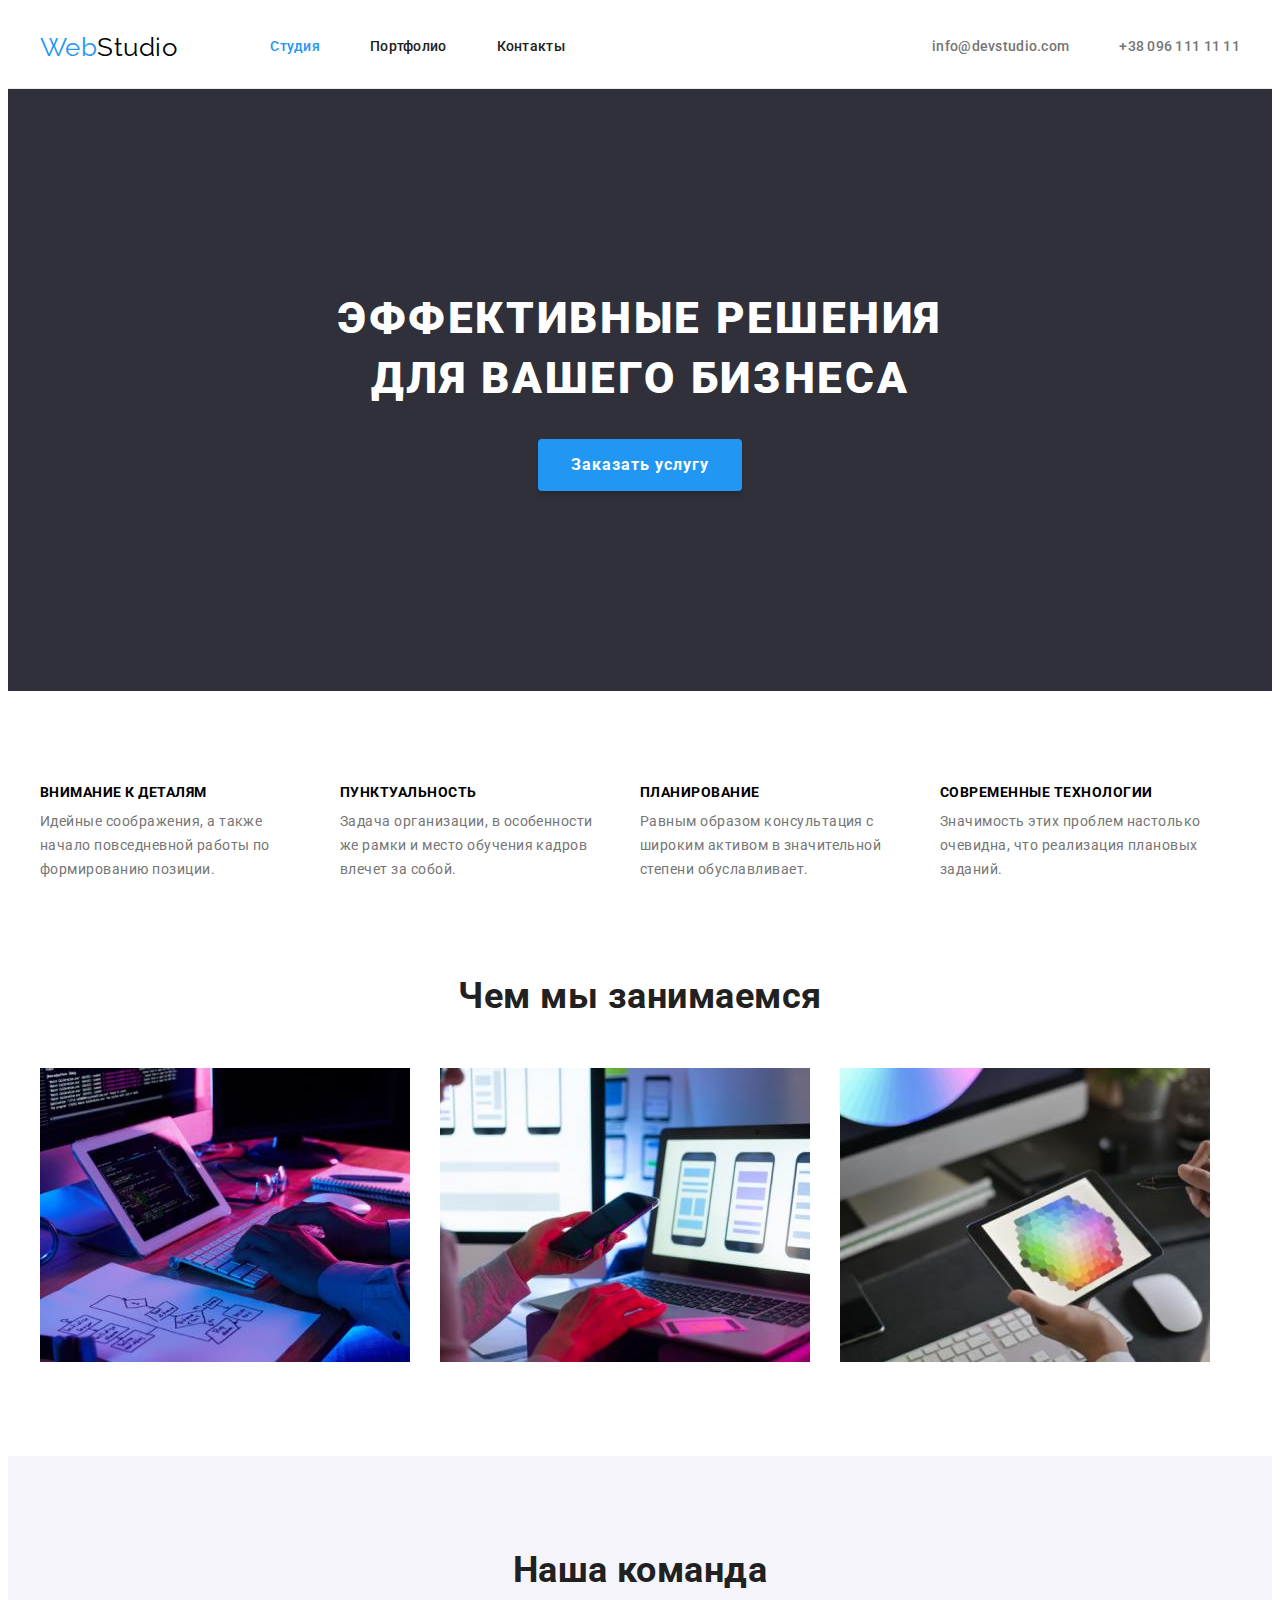
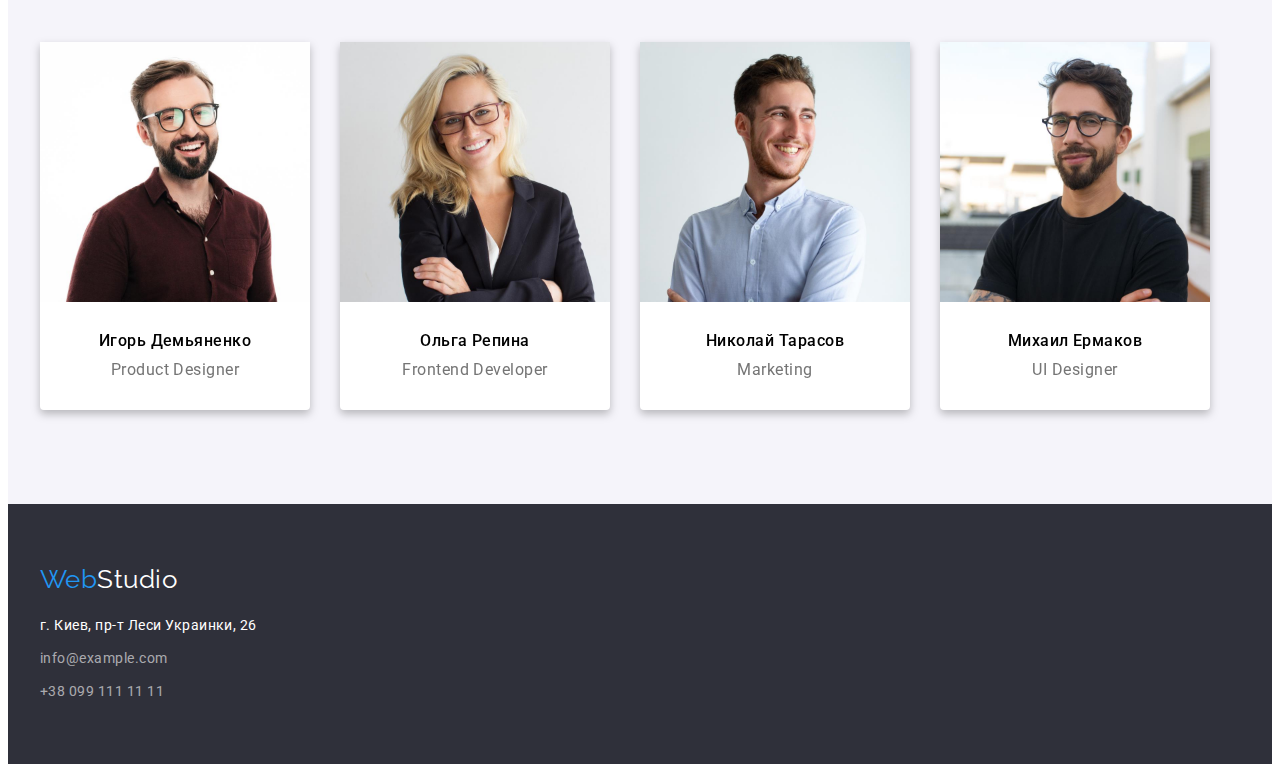
<file: index.html>
<!DOCTYPE html>
<html lang="ru">
    <head>
        <meta charset="UTF-8" />
        <meta http-equiv="X-UA-Compatible" content="IE=edge" />
        <meta name="viewport" content="width=device-width, initial-scale=1.0" />
        <meta name="robots" content="noindex" />
        <link rel="preconnect" href="https://fonts.googleapis.com" />
        <link rel="preconnect" href="https://fonts.gstatic.com" crossorigin />
        <link href="https://fonts.googleapis.com/css2?family=Raleway:wght@700&family=Roboto:wght@400;500;700;900&display=swap" rel="stylesheet" />
        <link
            rel="stylesheet"
            href="https://cdnjs.cloudflare.com/ajax/libs/modern-normalize/1.1.0/modern-normalize.min.css"
            integrity="sha512-wpPYUAdjBVSE4KJnH1VR1HeZfpl1ub8YT/NKx4PuQ5NmX2tKuGu6U/JRp5y+Y8XG2tV+wKQpNHVUX03MfMFn9Q=="
            crossorigin="anonymous"
            referrerpolicy="no-referrer"
        />
        <link rel="stylesheet" href="./css/styles.css" />
        <title lang="en">Web Studio</title>
    </head>
    <body>
        <header class="header">
            <div class="container header-container">
                <nav class="navigation">
                    <a class="logo" href="./" lang="en">Web<span class="header-studio">Studio</span></a>
                    <ul class="navigation-list">
                        <li class="navigation-item"><a class="current" href="./">Студия</a></li>
                        <li class="navigation-item"><a href="./portfolio.html">Портфолио</a></li>
                        <li class="navigation-item"><a href="">Контакты</a></li>
                    </ul>
                </nav>
                <ul class="contacts">
                    <li class="navigation-item"><a href="mailto:info@devstudio.com">info@devstudio.com</a></li>
                    <li class="navigation-item"><a href="tel:+380961111111">+38 096 111 11 11</a></li>
                </ul>
            </div>
        </header>
        <main>
            <section class="section hero">
                <div class="container">
                    <h1 class="hero-title">Эффективные решения <br />для вашего бизнеса</h1>
                    <button class="button" type="button">Заказать услугу</button>
                </div>
            </section>
            <section class="section advantages">
                <div class="container">
                    <ul class="advantages-list">
                        <li class="advantages-item">
                            <h3 class="advantages-title">Внимание к деталям</h3>
                            <p class="advantages-text">Идейные соображения, а также начало повседневной работы по формированию позиции.</p>
                        </li>
                        <li class="advantages-item">
                            <h3 class="advantages-title">Пунктуальность</h3>
                            <p class="advantages-text">Задача организации, в особенности же рамки и место обучения кадров влечет за собой.</p>
                        </li>
                        <li class="advantages-item">
                            <h3 class="advantages-title">Планирование</h3>
                            <p class="advantages-text">Равным образом консультация с широким активом в значительной степени обуславливает.</p>
                        </li>
                        <li class="advantages-item">
                            <h3 class="advantages-title">Современные Технологии</h3>
                            <p class="advantages-text">Значимость этих проблем настолько очевидна, что реализация плановых заданий.</p>
                        </li>
                    </ul>
                </div>
            </section>
            <section class="section services">
                <div class="container">
                    <h2 class="section-title">Чем мы занимаемся</h2>
                    <ul class="services-list">
                        <li class="services-item">
                            <img src="./images/laptop.jpg" alt="персональный компьютер" width="370" height="294" />
                        </li>
                        <li class="services-item">
                            <img src="./images/cellphone.jpg" alt="смартфон в руке" width="370" height="294" />
                        </li>
                        <li class="services-item">
                            <img src="./images/tablet.jpg" alt="планшет" width="370" height="294" />
                        </li>
                    </ul>
                </div>
            </section>
            <section class="section team">
                <div class="container">
                    <h2 class="section-title">Наша команда</h2>
                    <ul class="team-list">
                        <li class="team-item">
                            <img src="./images/team/igor.jpg" alt="фотография Игоря" width="270" height="260" />
                            <div class="team-description">
                                <h3 class="team-text name">Игорь Демьяненко</h3>
                                <p class="team-text" lang="en">Product Designer</p>
                            </div>
                        </li>
                        <li class="team-item">
                            <img src="./images/team/olga.jpg" alt="фотография Ольги" width="270" height="260" />
                            <div class="team-description">
                                <h3 class="team-text name">Ольга Репина</h3>
                                <p class="team-text" lang="en">Frontend Developer</p>
                            </div>
                        </li>
                        <li class="team-item">
                            <img src="./images/team/nikolai.jpg" alt="фотография Николая" width="270" height="260" />
                            <div class="team-description">
                                <h3 class="team-text name">Николай Тарасов</h3>
                                <p class="team-text" lang="en">Marketing</p>
                            </div>
                        </li>
                        <li class="team-item">
                            <img src="./images/team/mihail.jpg" alt="фотография Михаила" width="270" height="260" />
                            <div class="team-description">
                                <h3 class="team-text name">Михаил Ермаков</h3>
                                <p class="team-text" lang="en">UI Designer</p>
                            </div>
                        </li>
                    </ul>
                </div>
            </section>
        </main>
        <footer class="footer">
            <div class="container">
                <a class="logo" href="./" lang="en">Web<span class="footer-studio">Studio</span></a>
                <address class="address">
                    <ul class="address-list">
                        <li class="address-item map-link">
                            <a href="https://goo.gl/maps/8s2FabrowfWcpShq9">г. Киев, пр-т Леси Украинки, 26</a>
                        </li>
                        <li class="address-item contacts-item">
                            <a href="mailto:info@example.com">info@example.com</a>
                        </li>
                        <li class="address-item contacts-item">
                            <a href="tel:+380991111111">+38 099 111 11 11</a>
                        </li>
                    </ul>
                </address>
            </div>
        </footer>
    </body>
</html>
</file>
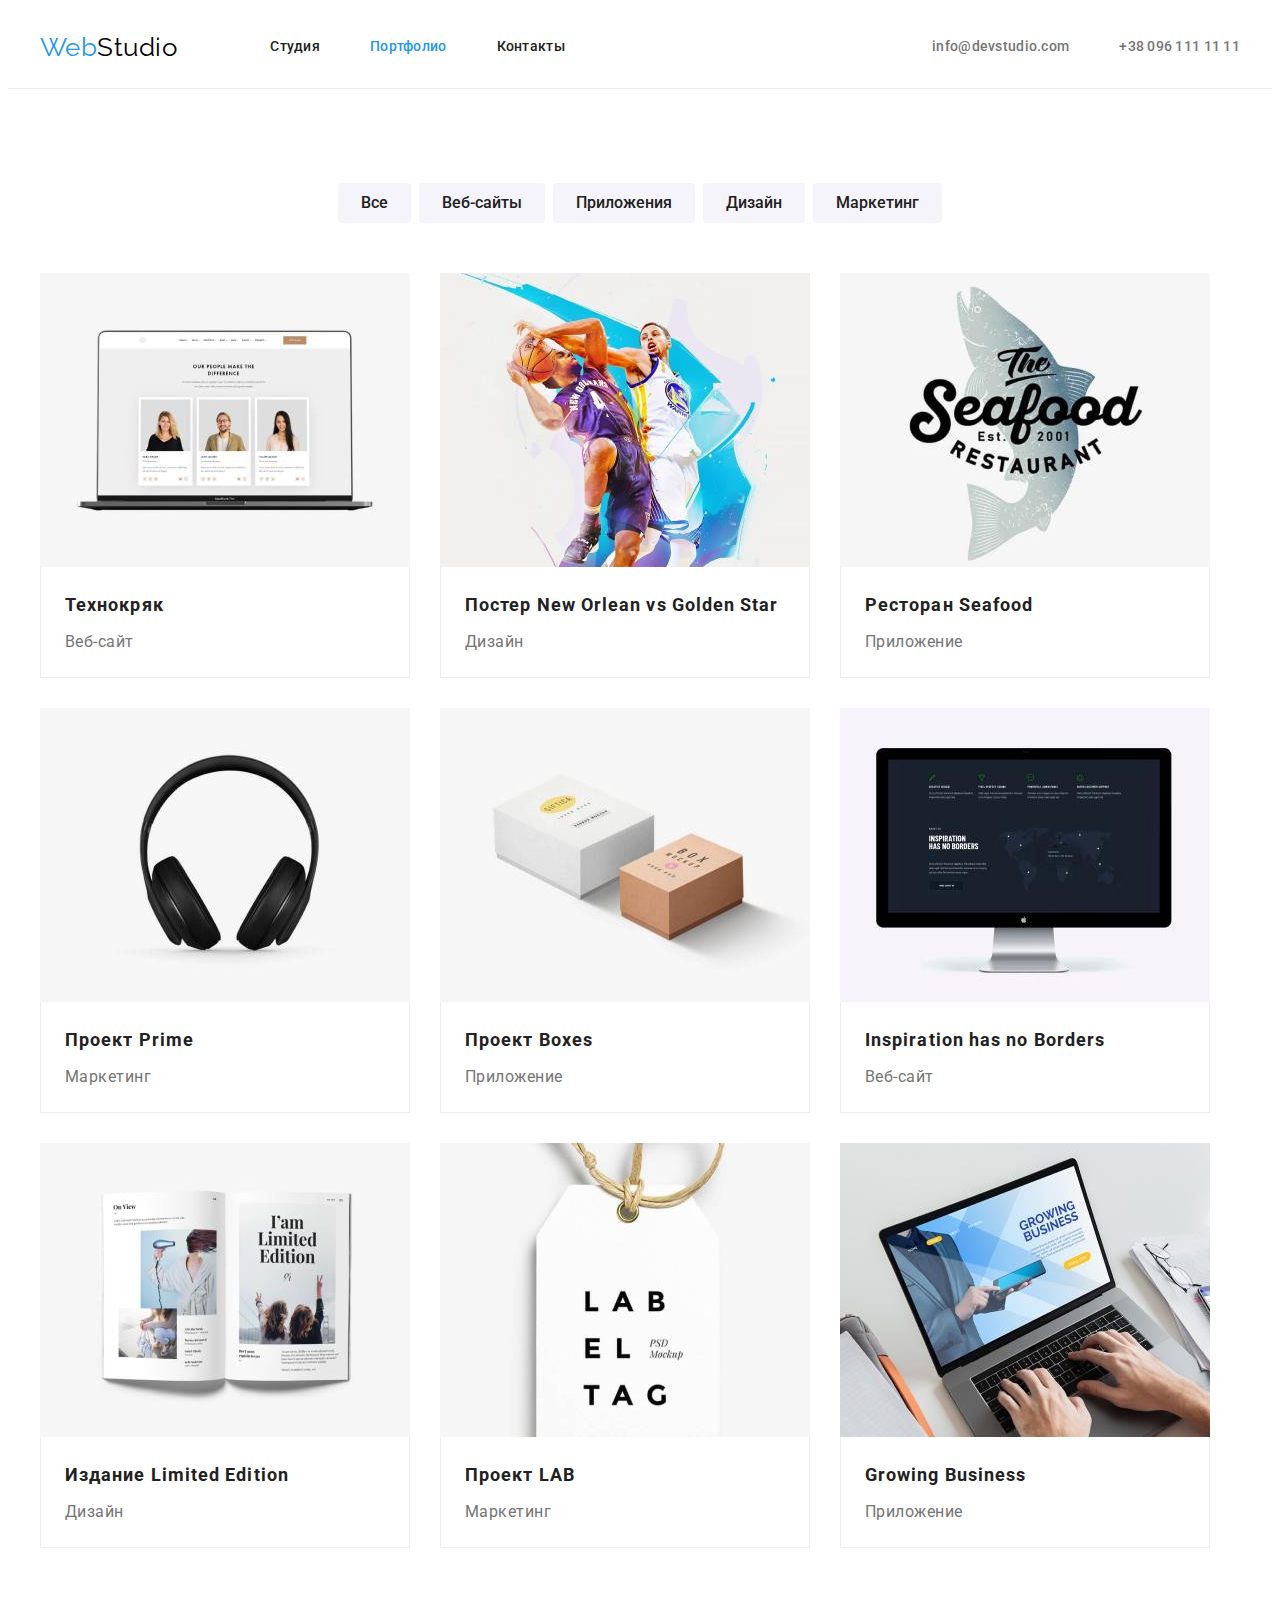
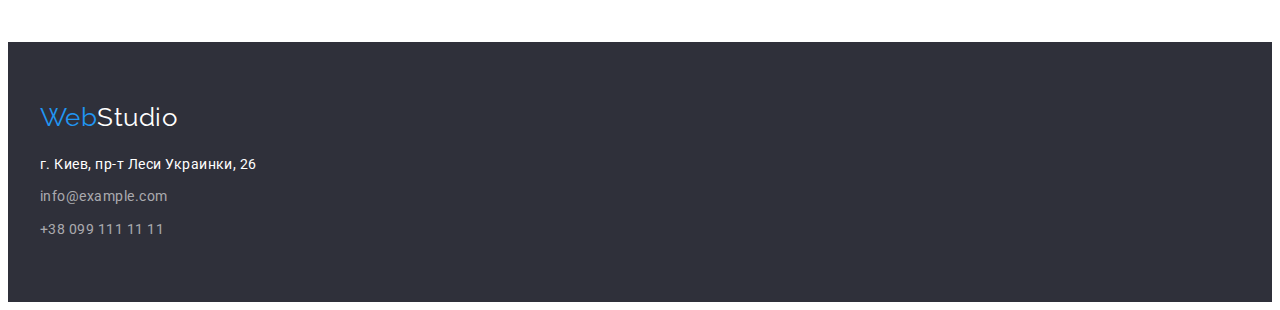
<file: portfolio.html>
<!DOCTYPE html>
<html lang="ru">
    <head>
        <meta charset="UTF-8" />
        <meta http-equiv="X-UA-Compatible" content="IE=edge" />
        <meta name="viewport" content="width=device-width, initial-scale=1.0" />
        <meta name="robots" content="noindex" />
        <link rel="preconnect" href="https://fonts.googleapis.com" />
        <link rel="preconnect" href="https://fonts.gstatic.com" crossorigin />
        <link href="https://fonts.googleapis.com/css2?family=Raleway:wght@700&family=Roboto:wght@400;500;700;900&display=swap" rel="stylesheet" />
        <link
            rel="stylesheet"
            href="https://cdnjs.cloudflare.com/ajax/libs/modern-normalize/1.1.0/modern-normalize.min.css"
            integrity="sha512-wpPYUAdjBVSE4KJnH1VR1HeZfpl1ub8YT/NKx4PuQ5NmX2tKuGu6U/JRp5y+Y8XG2tV+wKQpNHVUX03MfMFn9Q=="
            crossorigin="anonymous"
            referrerpolicy="no-referrer"
        />
        <link rel="stylesheet" href="./css/styles.css" />
        <title>Portfolio</title>
    </head>
    <body>
        <header class="header">
            <div class="container header-container">
                <nav class="navigation">
                    <a class="logo" href="./" lang="en">Web<span class="header-studio">Studio</span></a>
                    <ul class="navigation-list">
                        <li class="navigation-item"><a href="./">Студия</a></li>
                        <li class="navigation-item"><a class="current" href="./portfolio.html">Портфолио</a></li>
                        <li class="navigation-item"><a href="">Контакты</a></li>
                    </ul>
                </nav>
                <ul class="contacts">
                    <li class="navigation-item"><a href="mailto:info@devstudio.com">info@devstudio.com</a></li>
                    <li class="navigation-item"><a href="tel:+380961111111">+38 096 111 11 11</a></li>
                </ul>
            </div>
        </header>
        <main>
            <section class="section portfolio">
                <div class="container">
                    <ul class="filter-list">
                        <li class="filter-item"><button class="filter-button" type="button">Все</button></li>
                        <li class="filter-item"><button class="filter-button" type="button">Веб-сайты</button></li>
                        <li class="filter-item"><button class="filter-button" type="button">Приложения</button></li>
                        <li class="filter-item"><button class="filter-button" type="button">Дизайн</button></li>
                        <li class="filter-item"><button class="filter-button" type="button">Маркетинг</button></li>
                    </ul>
                    <ul class="portfolio-list">
                        <li class="portfolio-item">
                            <img src="./images/portfolio/laptop.jpg" alt="ноутбук с открытым сайтом" width="370" height="294" />
                            <div class="portfolio-description">
                                <h3 class="portfolio-title">Технокряк</h3>
                                <p class="portfolio-text">Веб-сайт</p>
                            </div>
                        </li>
                        <li class="portfolio-item">
                            <img src="./images/portfolio/basketball.jpg" alt="два баскетболиста с мячем" width="370" height="294" />
                            <div class="portfolio-description">
                                <h3 class="portfolio-title">Постер<span lang="en"> New Orlean vs Golden Star</span></h3>
                                <p class="portfolio-text">Дизайн</p>
                            </div>
                        </li>
                        <li class="portfolio-item">
                            <img src="./images/portfolio/restlogo.jpg" alt="логотип ресторана" width="370" height="294" />
                            <div class="portfolio-description">
                                <h3 class="portfolio-title">Ресторан<span lang="en"> Seafood</span></h3>
                                <p class="portfolio-text">Приложение</p>
                            </div>
                        </li>
                        <li class="portfolio-item">
                            <img src="./images/portfolio/headphones.jpg" alt="черные наушники" width="370" height="294" />
                            <div class="portfolio-description">
                                <h3 class="portfolio-title">Проект<span lang="en"> Prime</span></h3>
                                <p class="portfolio-text">Маркетинг</p>
                            </div>
                        </li>
                        <li class="portfolio-item">
                            <img src="./images/portfolio/blocks.jpg" alt="две коробки" width="370" height="294" />
                            <div class="portfolio-description">
                                <h3 class="portfolio-title">Проект<span lang="en"> Boxes</span></h3>
                                <p class="portfolio-text">Приложение</p>
                            </div>
                        </li>
                        <li class="portfolio-item">
                            <img src="./images/portfolio/computer.jpg" alt="компьютер с открытым сайтом" width="370" height="294" />
                            <div class="portfolio-description">
                                <h3 class="portfolio-title" lang="en">Inspiration has no Borders</h3>
                                <p class="portfolio-text">Веб-сайт</p>
                            </div>
                        </li>
                        <li class="portfolio-item">
                            <img src="./images/portfolio/magazine.jpg" alt="открытый журнал" width="370" height="294" />
                            <div class="portfolio-description">
                                <h3 class="portfolio-title">Издание<span lang="en"> Limited Edition</span></h3>
                                <p class="portfolio-text">Дизайн</p>
                            </div>
                        </li>
                        <li class="portfolio-item">
                            <img src="./images/portfolio/tag.jpg" alt="бирка с надписью" width="370" height="294" />
                            <div class="portfolio-description">
                                <h3 class="portfolio-title">Проект<span lang="en"> LAB</span></h3>
                                <p class="portfolio-text">Маркетинг</p>
                            </div>
                        </li>
                        <li class="portfolio-item">
                            <img src="./images/portfolio/typing.jpg" alt="ноутбук на которм печатают" width="370" height="294" />
                            <div class="portfolio-description">
                                <h3 class="portfolio-title" lang="en">Growing Business</h3>
                                <p class="portfolio-text">Приложение</p>
                            </div>
                        </li>
                    </ul>
                </div>
            </section>
        </main>
        <footer class="footer">
            <div class="container">
                <a class="logo" href="./" lang="en">Web<span class="footer-studio">Studio</span></a>
                <address class="address">
                    <ul class="address-list">
                        <li class="address-item map-link">
                            <a href="https://goo.gl/maps/8s2FabrowfWcpShq9">г. Киев, пр-т Леси Украинки, 26</a>
                        </li>
                        <li class="address-item contacts-item">
                            <a href="mailto:info@example.com">info@example.com</a>
                        </li>
                        <li class="address-item contacts-item">
                            <a href="tel:+380991111111">+38 099 111 11 11</a>
                        </li>
                    </ul>
                </address>
            </div>
        </footer>
    </body>
</html>
</file>
<file: css/styles.css>
:root {
    --accent-color: #2196f3;
    --text-color: #757575;
}
body {
    font-family: "Roboto", sans-serif;
    background: #ffffff;
    letter-spacing: 0.03rem;
}

/* =============== Utility =============== */

ul {
    list-style: none;
    padding: 0;
    margin: 0;
}

a {
    text-decoration: none;
    color: inherit;
}

h1,
h2,
h3,
h4,
h5,
h6,
p {
    margin: 0px;
}

button {
    cursor: pointer;
}

img {
    display: block;
    max-width: 100%;
}

.section-title {
    font-size: 36px;
    line-height: 1.16;
    text-align: center;
    color: #212121;
    margin-bottom: 50px;
}

.current {
    color: var(--accent-color);
}

.container {
    width: 1200px;
    margin: 0 auto;
    padding: 0 15px;
}

.section {
    padding-top: 94px;
    padding-bottom: 94px;
}

/*=============== Header =============== */

.header {
    border-bottom: 1px solid #ececec;
    padding-top: 24px;
    padding-bottom: 25px;
}

.header-container {
    display: flex;
    align-items: center;
}

.logo {
    font-family: "Raleway", sans-serif;
    font-size: 26px;
    color: var(--accent-color);
    line-height: 1.19;
    margin-right: 93px;
}

.header-studio {
    color: #000;
}

.navigation {
    display: flex;
    align-items: center;
    margin-right: 331px;
}

.navigation-list {
    display: flex;
    color: #212121;
}

.navigation-item {
    font-weight: 500;
    font-size: 14px;
    line-height: 1.14;
    letter-spacing: 0.02em;
}

.navigation-item:hover,
.navigation-item:focus {
    color: var(--accent-color);
}

.navigation-item + .navigation-item {
    margin-left: 50px;
}

.contacts {
    font-weight: 500;
    font-size: 14px;
    line-height: 1.14;
    letter-spacing: 0.02em;
    color: var(--text-color);
    display: flex;
    margin-left: auto;
}

/*=============== Hero =============== */

.hero {
    background: #2f303a;
    text-align: center;
    padding: 200px 0;
}

.hero-title {
    margin-bottom: 30px;
    font-weight: 900;
    font-size: 44px;
    line-height: 1.36;
    text-align: center;
    letter-spacing: 0.06em;
    text-transform: uppercase;
    color: #fff;
}

.button {
    font-family: inherit;
    font-weight: 700;
    font-size: 16px;
    line-height: 1.87;
    text-align: center;
    letter-spacing: 0.06em;
    background: var(--accent-color);
    color: #ffffff;
    padding: 10px 32px;
    border-radius: 4px;
    border: 1px solid transparent;
    box-shadow: 0px 4px 4px rgba(0, 0, 0, 0.15);
}

.button:hover,
.button.focus {
    background: #188ce8;
}

/* =============== Advantages =============== */

.advantages {
    padding-bottom: 47px;
}

.advantages-list {
    display: flex;
}

.advantages-item {
    flex-basis: 270px;
}

.advantages-item + .advantages-item {
    margin-left: 30px;
}

.advantages-title {
    font-size: 14px;
    line-height: 1.14;
    text-transform: uppercase;
    margin-bottom: 10px;
}

.advantages-text {
    font-size: 14px;
    line-height: 1.71;
    color: var(--text-color);
}

/* =============== Services =============== */

.services {
    padding-top: 47px;
}

.services-item + .services-item {
    margin-left: 30px;
}

.services-list {
    display: flex;
}

/* =============== Team =============== */

.team {
    background: #f5f4fa;
}

.team-list {
    display: flex;
}

.team-item {
    background-color: #fff;
    border-radius: 0 0 4px 4px;
    filter: drop-shadow(0px 4px 4px rgba(0, 0, 0, 0.25));
}

.team-item + .team-item {
    margin-left: 30px;
}

.team-text {
    font-size: 16px;
    line-height: 1.18;
    text-align: center;
    color: var(--text-color);
}

.name {
    font-weight: 500;
    color: #000;
    padding-bottom: 10px;
}

.team-description {
    padding-top: 30px;
    padding-bottom: 30px;
}

/* =============== Portfolio =============== */

.filter-list {
    display: flex;
    justify-content: center;
    margin-bottom: 50px;
}

.filter-button {
    padding: 6px 22px;
    border-radius: 4px;
    border: 1px solid transparent;
    font-family: inherit;
    background: #f5f4fa;
    font-weight: 500;
    font-size: 16px;
    line-height: 1.62;
    text-align: center;
    color: #212121;
}

.filter-item:not(:first-child) {
    margin-left: 8px;
}

.filter-button:hover,
.filter-button:focus {
    color: #ffffff;
    background-color: var(--accent-color);
    box-shadow: 0px 4px 4px rgba(0, 0, 0, 0.15);
}

.portfolio-list {
    display: flex;
    flex-wrap: wrap;
}

.portfolio-item:not(:nth-child(3n)) {
    margin-right: 30px;
}
.portfolio-item:not(:nth-last-child(-n + 3)) {
    margin-bottom: 30px;
}

.portfolio-description {
    padding: 20px 24px;
    border-left: 1px solid #eee;
    border-right: 1px solid #eee;
    border-bottom: 1px solid #eee;
}

.portfolio-title {
    font-size: 18px;
    line-height: 2;
    letter-spacing: 0.06em;
    color: #212121;
    margin-bottom: 4px;
}

.portfolio-text {
    font-size: 16px;
    line-height: 1.87;
    color: var(--text-color);
}

/* =============== Footer =============== */

.footer {
    background: #2f303a;
    padding-top: 60px;
    padding-bottom: 60px;
}

.footer-studio {
    color: #fff;
}

.address {
    margin-top: 20px;
}
.address-item {
    font-style: normal;
    font-size: 14px;
    line-height: 1.71;
    color: rgba(255, 255, 255, 0.6);
}

.address-item + .address-item {
    margin-top: 9px;
}
.map-link {
    color: #fff;
}

.contacts-item:hover,
.contacts-item:focus {
    color: var(--accent-color);
}
</file>
